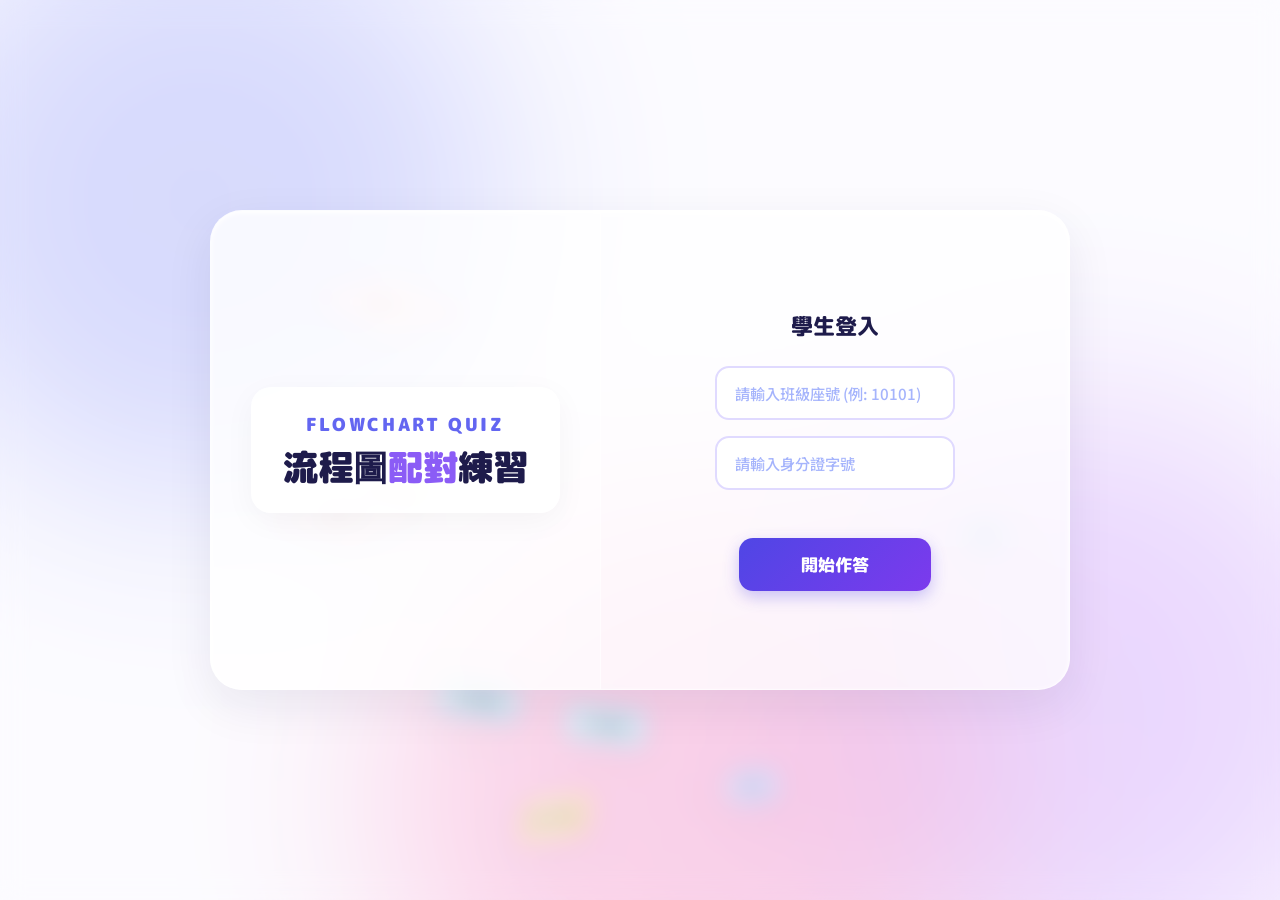
<file: index.html>
<!DOCTYPE html>
<html lang="zh-TW">
<head>
  <meta charset="UTF-8" />
  <meta name="viewport" content="width=device-width, initial-scale=1.0"/>
  <title>流程圖配對練習</title>
  <link rel="stylesheet" href="css/style.css" />
</head>
<body>

  <!-- =========================================
       1. LOGIN SCREEN
  ========================================== -->
  <div id="viewLogin">
    <div class="lp-bg" id="lpBg"></div>
    <div class="lp-blur"></div>
    <div class="lp-card">
      <div class="lp-left" id="lpLeft">
        <div class="lp-txt">
          <div class="lp-title-en">Flowchart Quiz</div>
          <div class="lp-title-zh">流程圖<span>配對</span>練習</div>
        </div>
      </div>
      <div class="lp-right">
        <div class="lp-form-title">學生登入</div>
        <div class="lp-form">
          <input type="text" id="loginId" class="lp-input" placeholder="請輸入班級座號 (例: 10101)" autocomplete="off" />
          <input type="password" id="loginPw" class="lp-input" placeholder="請輸入身分證字號" />
          <div class="lp-error" id="loginError"></div>
          <button class="lp-btn" id="btnLogin" onclick="doLogin()">開始作答</button>
        </div>
      </div>
    </div>
  </div>

  <!-- =========================================
       2. APP SCREEN
  ========================================== -->
  <div id="viewQuiz">
    <!-- Top bar -->
    <div class="tb">
      <div class="tb-brand">📊 流程圖配對練習</div>
      <div class="tb-sep"></div>
      <div class="tb-qid" id="tbQid">📋 載入中...</div>
      <!-- Timer -->
      <div class="tb-timer" id="tbTimer">⏱ 05:00</div>
      <!-- Score -->
      <div class="tb-score">✅ <span id="tbScoreNum">0</span> / <span id="tbScoreTotal">0</span></div>
      <div class="tb-sep"></div>
      
      <div style="display:flex; gap:10px;">
        <button class="btn" id="btnRestart" style="background:#fee2e2;color:#b91c1c;" onclick="restartQuiz()">🔄 重新作答</button>
        <button class="btn btn-ok" id="btnConfirm" onclick="confirmAnswer()" disabled>確認答案</button>
      </div>
      
      <div style="margin-left: auto; display: flex; align-items: center; gap: 10px;">
        <button class="btn btn-sub" id="btnSubmit" onclick="submitScore()">📤 提交成績</button>
        <div class="tb-user" id="tbUser">尚未登入</div>
        <button class="btn" id="btnLogout" onclick="logout()" style="background: rgba(255,255,255,0.2); border: 1px solid rgba(255,255,255,0.4); color: #fff;">登出</button>
      </div>
    </div>

    <!-- Body Layout -->
    <div class="body">
      
      <!-- ① 題目欄 -->
      <div class="col-q">
        <div class="zh"><div class="zh-dot"></div>題目說明</div>
        <div class="q-body">
          <div class="q-title" id="qTitle">載入中...</div>
          <div class="q-desc" id="qDesc"></div>
          <div class="q-task-hd">提示：</div>
          <div class="q-hint" style="margin-top:0;">⬅ 從右側積木欄拖曳到中間作答區</div>
        </div>
      </div>

      <!-- ② 積木欄 -->
      <div class="col-b">
        <div class="zh"><div class="zh-dot"></div>積木</div>
        <div class="blk-list" id="blockList">
          <!-- Populated by JS -->
        </div>
      </div>

      <!-- ③ 作答區 -->
      <div class="col-ans">
        <div class="zh" style="background:#eae6f8;justify-content:space-between;">
          <div style="display:flex;align-items:center;gap:4px;"><div class="zh-dot"></div>作答區</div>
          <span style="font-size:0.62rem;color:#7c3aed;font-weight:700;letter-spacing:0;">拖曳左側積木至正確格子</span>
        </div>
        <div class="flow-area">
            <div class="q-flow-area" id="flowCol" style="position: relative; width: 100%; min-height: 800px; overflow-y: auto;">
              <svg id="canvasLines" width="100%" height="100%" style="position: absolute; top:0; left:0; pointer-events: none;"></svg>
              <!-- JS 會將 Drop Zones 渲染在這裡 -->
            </div>
        </div>
      </div>

    </div>
  </div>

  <!-- =========================================
       3. SUBMIT SUCCESS MODAL (FINAL SCREEN)
  ========================================== -->
  <div id="submitModal" style="display:none; position:fixed; inset:0; background:#e8e5f5; z-index:9999; flex-direction:column; align-items:center; justify-content:center;">
    <div class="modal-box" style="background:#fff; border-radius:24px; padding:40px 50px; text-align:center; box-shadow:0 10px 40px rgba(0,0,0,0.1);">
      <div style="font-size:4.5rem;margin-bottom:15px;">🎉</div>
      <div style="font-family:'M PLUS Rounded 1c',sans-serif;font-size:1.6rem;font-weight:900;color:#4f46e5;margin-bottom:12px;">恭喜你完成測驗！</div>
      <div style="font-size:1rem;color:#4b5563;margin-bottom:30px;line-height:1.6;" id="submitMsg">
        太棒了，<span id="modName" style="color:#111827;font-weight:800;">王小明</span>！<br>
        你這次花費了 <span style="font-weight:900;color:#059669;" id="modTime">02:15</span><br>
        總共答對了 <span style="font-weight:900;color:#059669;" id="modScore">2/7</span> 題。
      </div>
      <button onclick="location.reload()" style="background:#4f46e5;color:#fff;border:none;border-radius:99px;padding:12px 32px;font-size:1rem;font-weight:800;cursor:pointer;box-shadow:0 4px 12px rgba(79,70,229,0.3);transition:0.2s;">重新登入其他帳號</button>
    </div>
  </div>

  <script src="js/student.js"></script>
  <!-- Force rebuild GitHub Pages -->
</body>
</html>
</file>
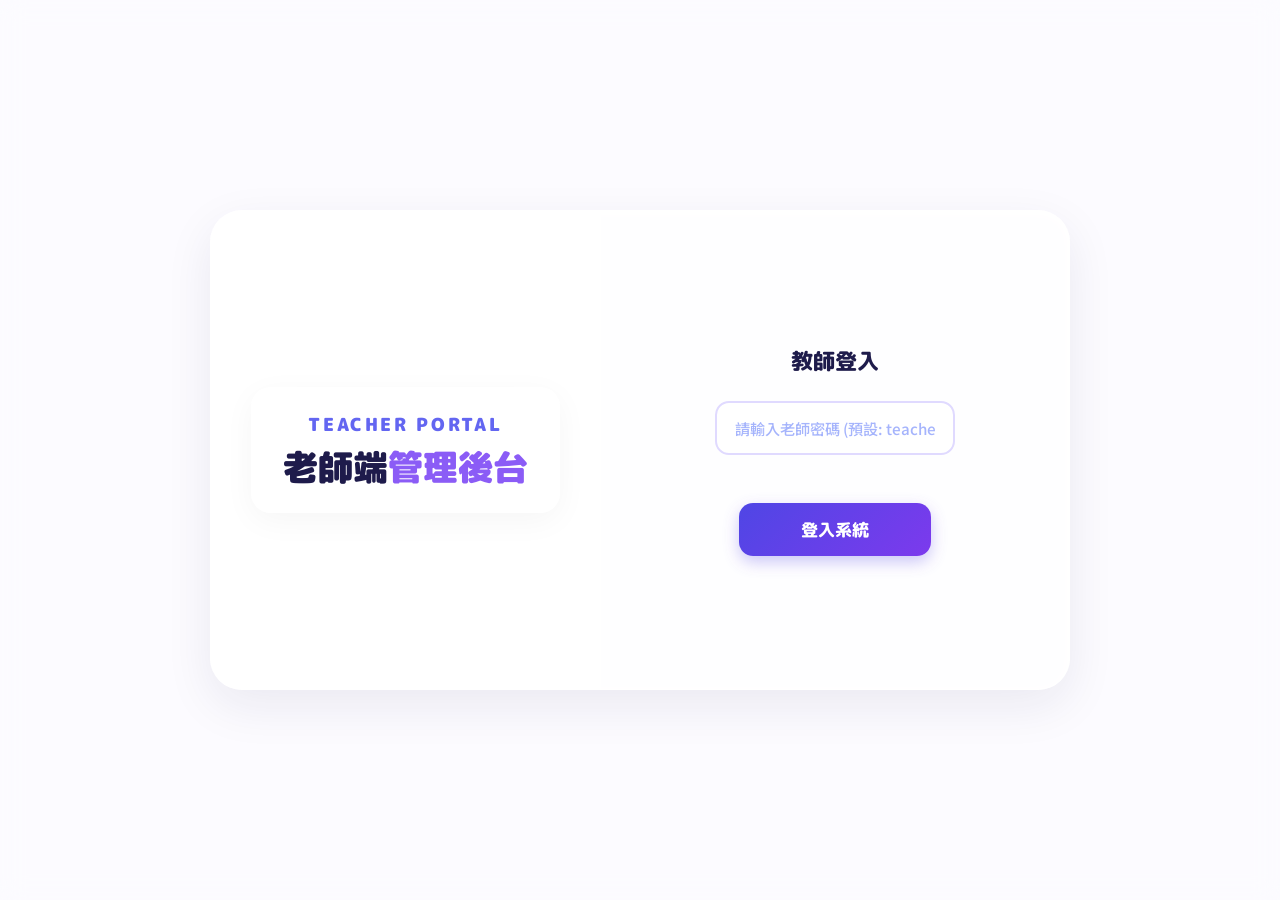
<file: teacher.html>
<!DOCTYPE html>
<html lang="zh-TW">
<head>
  <meta charset="UTF-8">
  <meta name="viewport" content="width=device-width, initial-scale=1.0">
  <title>老師端管理介面 — 流程圖配對練習</title>
  <link href="https://fonts.googleapis.com/css2?family=M+PLUS+Rounded+1c:wght@700;800;900&family=Noto+Sans+TC:wght@400;700;900&display=swap" rel="stylesheet">
  <link rel="stylesheet" href="css/style.css" />
  <style>
    /* ── Teacher-specific styles ── */
    .t-layout { display: flex; height: calc(100vh - 52px); overflow: hidden; background: #f9f8ff; }
    
    /* Sidebar */
    .t-sidebar { width: 220px; background: #fff; border-right: 2px solid #ddd8f8; padding: 20px 12px; display: flex; flex-direction: column; gap: 8px; flex-shrink: 0; }
    .t-nav-btn { display: flex; align-items: center; gap: 10px; padding: 12px 14px; border-radius: 12px; border: none; background: transparent; cursor: pointer; font-size: 0.9rem; font-weight: 700; color: #6b7280; text-align: left; transition: all 0.2s; font-family: 'Noto Sans TC', sans-serif; }
    .t-nav-btn:hover { background: #f3f4f6; color: #4f46e5; }
    .t-nav-btn.active { background: #ede9fe; color: #4f46e5; }
    .t-nav-icon { font-size: 1.2rem; }
    
    /* Content Area */
    .t-content { flex: 1; padding: 24px 32px; overflow-y: auto; }
    .t-section { display: none; }
    .t-section.active { display: block; }
    
    /* Cards & Tables */
    .card { background: #fff; border-radius: 20px; padding: 24px; box-shadow: 0 4px 20px rgba(30,27,75,0.05); border: 1px solid #e0daff; margin-bottom: 24px; }
    .card-title { font-family: 'M PLUS Rounded 1c', sans-serif; font-size: 1.4rem; font-weight: 800; color: #1e1b4b; margin-bottom: 20px; display: flex; align-items: center; justify-content: space-between; }
    
    table { width: 100%; border-collapse: collapse; margin-top: 10px; }
    th { background: #f3f4f6; color: #4b5563; font-weight: 800; padding: 12px 16px; text-align: left; font-size: 0.85rem; }
    th:first-child { border-radius: 12px 0 0 12px; }
    th:last-child { border-radius: 0 12px 12px 0; }
    td { padding: 16px; border-bottom: 1px solid #e5e7eb; color: #1f2937; font-size: 0.9rem; font-weight: 700; }
    tr:last-child td { border-bottom: none; }
    
    /* Builder Canvas */
    .toolbar { display: flex; gap: 8px; margin-bottom: 16px; background: #f0ebff; padding: 12px; border-radius: 16px; border: 1px solid #ddd8f8; align-items: center; flex-wrap: wrap; }
    .tool-btn { padding: 6px 12px; border-radius: 8px; border: none; font-size: 0.75rem; font-weight: 700; cursor: pointer; display: flex; align-items: center; gap: 6px; font-family: 'M PLUS Rounded 1c', sans-serif; transition: transform 0.1s; }
    .tool-btn:hover { transform: translateY(-2px); filter: brightness(0.95); }
    .tb-o { background: #eef2ff; color: #3730a3; border: 2px solid #6366f1; border-radius: 99px; }
    .tb-r { background: #f0f9ff; color: #0c4a6e; border: 2px solid #0ea5e9; }
    .tb-p { background: #fffbeb; color: #78350f; border: 2px solid #f59e0b; }
    .tb-d { background: #fdf2f8; color: #831843; border: 2px solid #ec4899; }
    .tb-link { background: #1f2937; color: #fff; }
    .tb-link.active { background: #ec4899; box-shadow: 0 0 0 4px #fbcfe8; }
    
    #builderWrap { position: relative; width: 100%; min-height: 500px; height: 600px; border: 2px dashed #c4b5fd; border-radius: 16px; background: #fdfcff; overflow-x: hidden; overflow-y: auto; background-image: radial-gradient(#e0daff 1px, transparent 1px); background-size: 20px 20px; }
    #canvasLines { position: absolute; inset: 0; pointer-events: none; z-index: 1; min-height: 1200px; }
    #canvasNodes { position: absolute; inset: 0; z-index: 2; min-height: 1200px; }
    
    .node { position: absolute; cursor: move; user-select: none; display: flex; flex-direction: column; align-items: center; }
    .node-shape { display: flex; align-items: center; justify-content: center; position: relative; }
    .node-input { position: absolute; width: 80%; background: transparent; border: none; text-align: center; font-family: 'M PLUS Rounded 1c', sans-serif; font-size: 0.85rem; font-weight: 800; z-index: 2; outline: none; }
    .node-input::placeholder { color: rgba(0,0,0,0.3); }
    
    .ns-o { width: 140px; height: 44px; border-radius: 99px; border: 2.5px solid #6366f1; background: #eef2ff; }
    .ns-r { width: 140px; height: 44px; border-radius: 8px; border: 2.5px solid #0ea5e9; background: #f0f9ff; }
    .ns-p { width: 152px; height: 44px; position: relative; }
    .ns-p-bg { position: absolute; inset: 0 6px; border: 2.5px solid #f59e0b; border-radius: 3px; transform: skewX(-16deg); background: #fffbeb; }
    .ns-d { width: 160px; height: 66px; position: relative; }
    .ns-d svg { position: absolute; inset: 0; width: 100%; height: 100%; }
    
    .node-id { display: none; }
    .node-del { position: absolute; top: -10px; right: -10px; width: 22px; height: 22px; background: #ef4444; color: #fff; border-radius: 50%; font-size: 0.8rem; font-weight: 900; display: none; align-items: center; justify-content: center; cursor: pointer; border: 2px solid #fff; z-index: 10; }
    .node:hover .node-del { display: flex; }
    .node.connecting { border-radius: 8px; box-shadow: 0 0 0 4px #ec4899; }
    
    /* Sub-tabs */
    .mode-tabs { display: flex; gap: 8px; margin-bottom: 20px; border-bottom: 2px solid #e5e7eb; padding-bottom: 10px; }
    .mode-tab { padding: 8px 16px; border-radius: 10px; border: none; font-size: 0.85rem; font-weight: 800; cursor: pointer; background: transparent; color: #6b7280; }
    .mode-tab.active { background: #4f46e5; color: #fff; }
    .mode-panel { display: none; }
    .mode-panel.active { display: block; }

    /* Switch toggle */
    .switch { position: relative; display: inline-block; width: 44px; height: 24px; }
    .switch input { opacity: 0; width: 0; height: 0; }
    .slider { position: absolute; cursor: pointer; inset: 0; background-color: #ccc; transition: .4s; border-radius: 24px; }
    .slider:before { position: absolute; content: ""; height: 18px; width: 18px; left: 3px; bottom: 3px; background-color: white; transition: .4s; border-radius: 50%; }
    input:checked + .slider { background-color: #10b981; }
    input:checked + .slider:before { transform: translateX(20px); }
    
    /* Input fields */
    .form-input { padding: 10px 14px; border: 2px solid #e0daff; border-radius: 10px; font-weight: 700; outline: none; width: 100%; max-width: 300px; font-family: 'Noto Sans TC'; }
    .form-input:focus { border-color: #6366f1; }
  </style>
</head>
<body>

  <!-- ====================
       LOGIN OVERLAY
  ===================== -->
  <div id="viewLogin">
    <div class="lp-bg"></div>
    <div class="lp-blur"></div>
    <div class="lp-card">
      <div class="lp-left">
        <div class="lp-txt">
          <div class="lp-title-en">TEACHER PORTAL</div>
          <div class="lp-title-zh">老師端<span>管理後台</span></div>
        </div>
      </div>
      <div class="lp-right">
        <div class="lp-form-title">教師登入</div>
        <div class="lp-form">
          <input type="password" id="loginPw" class="lp-input" placeholder="請輸入老師密碼 (預設: teacher123)" />
          <div class="lp-error" id="loginError"></div>
          <button class="lp-btn" id="btnLogin" onclick="doTeacherLogin()">登入系統</button>
        </div>
      </div>
    </div>
  </div>

  <!-- ====================
       TOP BAR
  ===================== -->
  <div class="tb">
    <div class="tb-brand">👨‍🏫 老師端管理介面</div>
    <div class="tb-sep"></div>
    <div class="tb-role" style="border:none;background:transparent;font-family:'Noto Sans TC';">流程圖配對練習系統</div>
    <div class="tb-user" style="cursor:pointer;" onclick="logout()">🚪 登出系統</div>
  </div>

  <!-- ====================
       LAYOUT
  ===================== -->
  <div class="t-layout">
    
    <!-- Sidebar -->
    <div class="t-sidebar">
      <button class="t-nav-btn active" onclick="switchSection('secQuestions', this)"><span class="t-nav-icon">🧩</span> 題庫管理</button>
      <button class="t-nav-btn" onclick="switchSection('secAddQuestion', this)"><span class="t-nav-icon">✨</span> 新增題目</button>
      <button class="t-nav-btn" onclick="switchSection('secScores', this)"><span class="t-nav-icon">📊</span> 學生總成績</button>
      <button class="t-nav-btn" onclick="switchSection('secLeaderboard', this)"><span class="t-nav-icon">🏆</span> 競賽排行榜</button>
    </div>

    <!-- Content -->
    <div class="t-content">
      
      <!-- SECTION 1: 題庫管理 -->
      <div id="secQuestions" class="t-section active">
        <div class="card">
          <div class="card-title">題庫列表 <button class="btn btn-sub" style="display:inline-block;" onclick="switchSection('secAddQuestion', document.querySelectorAll('.t-nav-btn')[1])">+ 新增題目</button></div>
          <table>
            <thead>
              <tr>
                <th>題目 ID</th>
                <th>題目標題</th>
                <th>狀態開關</th>
                <th>學生測驗連結</th>
                <th>操作</th>
              </tr>
            </thead>
            <tbody id="questionTbody">
              <tr><td colspan="5">載入中...</td></tr>
            </tbody>
          </table>
        </div>
      </div>

      <!-- SECTION 2: 新增/編輯題目 -->
      <div id="secAddQuestion" class="t-section">
        <div class="card">
          <div class="card-title" id="editorTitle">✨ 新增題目</div>
          
          <div style="display:flex; gap:20px; margin-bottom:20px; align-items:center;">
            <div>
              <label style="font-size:0.85rem;font-weight:700;color:#4b5563;">題目 ID：</label>
              <input type="text" id="eqId" class="form-input" style="max-width:120px;" placeholder="例: Q001">
            </div>
            <div>
              <label style="font-size:0.85rem;font-weight:700;color:#4b5563;">題目標題：</label>
              <input type="text" id="eqTitle" class="form-input" placeholder="例: 泡茶流程">
            </div>
            <div>
              <label style="font-size:0.85rem;font-weight:700;color:#4b5563;">倒數計時 (秒)：</label>
              <input type="number" id="eqTime" class="form-input" style="max-width:100px;" value="300">
            </div>
          </div>
          <div style="margin-bottom:20px;">
            <label style="font-size:0.85rem;font-weight:700;color:#4b5563;display:block;margin-bottom:4px;">題目說明 (選填)：</label>
            <textarea id="eqDesc" class="form-input" style="width:100%; height:60px; resize:vertical;" placeholder="例如：請根據左側積木的邏輯，將它們拖曳到正確的格子中..."></textarea>
          </div>

          <div class="mode-tabs">
            <button class="mode-tab" onclick="switchMode('modeAi', this)">🤖 AI 圖片辨識匯入</button>
            <button class="mode-tab active" onclick="switchMode('modeVisual', this)">🎨 視覺化編輯器</button>
            <button class="mode-tab" onclick="switchMode('modeJson', this)">⚙️ JSON 進階編輯</button>
          </div>

          <!-- Mode AI -->
          <div id="modeAi" class="mode-panel">
            <div style="padding:20px; background:#f9fafb; border-radius:12px; border:2px dashed #d1d5db; text-align:center;">
              <p style="font-weight:700; color:#6b7280; margin-bottom:10px;">上傳流程圖圖片，讓 AI 自動幫你建立題目與積木</p>
              <input type="file" id="aiImage" accept="image/*" style="margin-bottom:10px;"><br>
              <button class="btn btn-sub" style="display:inline-block;" onclick="uploadAiImage()">✨ 開始 AI 辨識</button>
              <p id="aiStatus" style="color:#4f46e5; font-weight:700; margin-top:10px;"></p>
            </div>
          </div>

          <!-- Mode Visual Builder -->
          <div id="modeVisual" class="mode-panel active">
            <div class="toolbar">
              <span style="font-size:0.8rem; font-weight:800; color:#6366f1;">加入積木：</span>
              <button class="tool-btn tb-o" onclick="addNode('oval')">橢圓形 (開始/結束)</button>
              <button class="tool-btn tb-r" onclick="addNode('rect')">矩形 (處理)</button>
              <button class="tool-btn tb-p" onclick="addNode('parallelogram')">平行四邊形 (輸入/輸出)</button>
              <button class="tool-btn tb-d" onclick="addNode('diamond')">菱形 (判斷)</button>
              
              <div style="width:1px; height:20px; background:#ddd8f8; margin:0 8px;"></div>
              
              <button class="tool-btn tb-link" id="btnConnect" onclick="toggleConnectMode()">🔗 連線模式</button>
              <button class="tool-btn" style="background:#ef4444;color:white;" onclick="clearCanvas()">🗑️ 清空</button>
            </div>

            <div id="builderWrap">
              <svg id="canvasLines" width="100%" height="100%"></svg>
              <div id="canvasNodes"></div>
            </div>
          </div>

          <!-- Mode JSON -->
          <div id="modeJson" class="mode-panel">
            <p style="font-size:0.8rem;color:#ef4444;font-weight:700;margin-bottom:10px;">警告：直接修改 JSON 可能導致題目損毀，進階使用者專用。</p>
            <textarea id="jsonEditor" style="width:100%; height:300px; font-family:monospace; padding:10px; border-radius:8px; border:1px solid #d1d5db;"></textarea>
          </div>
          
          <div style="margin-top:20px; text-align:right;">
            <button class="btn btn-sub" style="display:inline-block; font-size:1rem; padding:10px 24px;" onclick="saveQuestion()">💾 儲存題目</button>
          </div>
        </div>
      </div>

      <!-- SECTION 3: 學生總成績 -->
      <div id="secScores" class="t-section">
        <div class="card">
          <div class="card-title">📊 學生總成績
            <select id="scoreFilterClass" class="form-input" style="max-width:150px; font-size:0.85rem;" onchange="loadScores()">
              <option value="">所有班級</option>
            </select>
            <select id="scoreFilterQid" class="form-input" style="max-width:200px; font-size:0.85rem;" onchange="loadScores()">
              <option value="">所有題目</option>
            </select>
          </div>
          <table>
            <thead>
              <tr>
                <th>送出時間</th>
                <th>班級</th>
                <th>座號</th>
                <th>姓名</th>
                <th>題目 ID</th>
                <th>正確率 (分數)</th>
                <th>答對 / 總題數</th>
                <th>花費時間</th>
                <th>確認次數</th>
                <th>重作次數</th>
              </tr>
            </thead>
            <tbody id="scoreTbody">
              <tr><td colspan="10">載入中...</td></tr>
            </tbody>
          </table>
        </div>
      </div>

      <!-- SECTION 4: 競賽排行榜 -->
      <div id="secLeaderboard" class="t-section">
        <div class="card">
          <div class="card-title">🏆 競賽排行榜
            <select id="lbFilterClass" class="form-input" style="max-width:150px; font-size:0.85rem;" onchange="loadLeaderboard()">
              <option value="">所有班級</option>
            </select>
            <select id="lbFilterQid" class="form-input" style="max-width:200px; font-size:0.85rem;" onchange="loadLeaderboard()">
              <option value="">選擇題目 (必選)</option>
            </select>
            <select id="lbSortType" class="form-input" style="max-width:150px; font-size:0.85rem;" onchange="loadLeaderboard()">
              <option value="time">作答速度 (由快到慢)</option>
              <option value="submit">送出先後 (最早送出)</option>
            </select>
          </div>
          <p id="lbDesc" style="font-size:0.85rem; color:#6b7280; margin-bottom:15px;">※ 僅列出 100 分的學生，目前的排序方式：作答速度。</p>
          <table>
            <thead>
              <tr>
                <th>名次</th>
                <th>班級</th>
                <th>姓名 (座號)</th>
                <th>作答時間</th>
                <th>完成時間點</th>
              </tr>
            </thead>
            <tbody id="lbTbody">
              <tr><td colspan="5">請先選擇上方題目</td></tr>
            </tbody>
          </table>
        </div>
      </div>

    </div>
  </div>

  <script src="js/teacher.js"></script>
</body>
</html>
</file>
<file: css/style.css>
@import url('https://fonts.googleapis.com/css2?family=M+PLUS+Rounded+1c:wght@700;800;900&family=Noto+Sans+TC:wght@400;700;900&display=swap');

* { box-sizing: border-box; margin: 0; padding: 0; }
html, body { height: 100%; overflow: hidden; }
body {
  font-family: 'Noto Sans TC', sans-serif;
  background: #1e1b4b; /* Default bg, login handles its own */
  display: flex;
  flex-direction: column;
}

/* =========================================
   1. LOGIN SCREEN
========================================= */
#viewLogin {
  position: absolute; inset: 0;
  display: flex; align-items: center; justify-content: center;
  z-index: 999;
  background: #fff;
}
.lp-bg { position: absolute; inset: 0; background: #faf9ff; overflow: hidden; }
.lp-shape { position: absolute; filter: drop-shadow(0 12px 24px rgba(0,0,0,0.06)); transform-origin: center center; }
.lp-arrow { position: absolute; display: flex; align-items: center; justify-content: center; filter: drop-shadow(0 4px 8px rgba(0,0,0,0.05)); }
.lp-arrow-svg { opacity: 0.7; }
.lp-blur { position: absolute; inset: 0; background: rgba(255, 255, 255, 0.4); backdrop-filter: blur(12px); -webkit-backdrop-filter: blur(12px); pointer-events: none; }
.lp-card {
  position: relative; z-index: 10;
  display: flex; width: 100%; max-width: 860px; height: 480px;
  background: rgba(255, 255, 255, 0.75); border-radius: 32px;
  box-shadow: 0 16px 48px rgba(30, 27, 75, 0.08), inset 0 2px 4px rgba(255, 255, 255, 1);
  overflow: hidden; border: 1px solid rgba(255, 255, 255, 0.6);
  margin: 20px;
}
.lp-left { flex: 1; position: relative; overflow: hidden; background: rgba(255,255,255,0.3); border-right: 1px solid rgba(255,255,255,0.5); display: flex; align-items: center; justify-content: center; }
.lp-right { flex: 1; display: flex; flex-direction: column; align-items: center; justify-content: center; padding: 40px; }
.lp-txt {
  position: relative; z-index: 2; padding: 24px 32px;
  background: rgba(255, 255, 255, 0.85);
  border-radius: 20px; text-align: center;
  box-shadow: 0 8px 32px rgba(0,0,0,0.04);
}
.lp-title-en { font-family: 'M PLUS Rounded 1c', sans-serif; font-size: 1.1rem; font-weight: 900; color: #6366f1; letter-spacing: 0.15em; text-transform: uppercase; margin-bottom: 8px; }
.lp-title-zh { font-family: 'M PLUS Rounded 1c', sans-serif; font-size: 2.2rem; font-weight: 900; color: #1e1b4b; line-height: 1.2; }
.lp-title-zh span { color: #8b5cf6; }
.lp-form-title { font-family: 'M PLUS Rounded 1c', sans-serif; font-size: 1.4rem; font-weight: 800; color: #1e1b4b; margin-bottom: 24px; text-align: center; }
.lp-form { width: 100%; max-width: 240px; display: flex; flex-direction: column; gap: 16px; }
.lp-input {
  width: 100%; padding: 14px 18px;
  background: #fff; border: 2px solid #e0daff; border-radius: 14px;
  font-family: 'Noto Sans TC', sans-serif; font-size: 0.95rem; font-weight: 700; color: #1e1b4b;
  outline: none; transition: all 0.2s;
}
.lp-input:focus { border-color: #6366f1; box-shadow: 0 0 0 4px rgba(99, 102, 241, 0.15); }
.lp-input::placeholder { color: #a5b4fc; font-weight: 500; }
.lp-btn {
  width: 80%; margin: 8px auto 0; padding: 14px;
  background: linear-gradient(135deg, #4f46e5, #7c3aed);
  color: #fff; border: none; border-radius: 14px;
  font-family: 'M PLUS Rounded 1c', sans-serif; font-size: 1.05rem; font-weight: 800;
  cursor: pointer; box-shadow: 0 6px 16px rgba(79, 70, 229, 0.3);
  transition: all 0.2s; position: relative; overflow: hidden;
}
.lp-btn:hover { transform: translateY(-2px); box-shadow: 0 8px 24px rgba(79, 70, 229, 0.4); }
.lp-btn:active { transform: translateY(0); }
.lp-error {
  color: #ef4444; font-size: 0.8rem; font-weight: 700; text-align: center;
  margin-top: -8px; min-height: 16px;
}
.loading-dots { display: inline-block; }
.loading-dots::after {
  content: '...'; animation: dots 1.5s steps(4, end) infinite;
  display: inline-block; width: 1.2em; text-align: left;
}
@keyframes dots { 0%, 20% { content: '.'; } 40% { content: '..'; } 60%, 100% { content: '...'; } }

/* =========================================
   2. APP SCREEN (3 ZONES)
========================================= */
#viewQuiz {
  display: none; /* hidden initially */
  flex-direction: column;
  height: 100vh;
  background: #e8e5f5;
  cursor: crosshair;
}

/* Top bar */
.tb {
  height: 52px; flex-shrink: 0; cursor: default;
  background: linear-gradient(90deg, #4f46e5, #7c3aed);
  display: flex; align-items: center; padding: 0 16px; gap: 10px;
  box-shadow: 0 2px 8px rgba(79, 70, 229, 0.3);
}
.tb-brand { font-family: 'M PLUS Rounded 1c', sans-serif; font-size: 0.88rem; font-weight: 800; color: #fff; }
.tb-sep { width: 1px; height: 22px; background: rgba(255,255,255,0.25); margin: 0 4px; }
.tb-qid {
  background: rgba(255,255,255,0.2); border: 1px solid rgba(255,255,255,0.3);
  border-radius: 14px; padding: 3px 12px;
  font-family: 'M PLUS Rounded 1c', sans-serif; font-size: 0.72rem; font-weight: 800; color: #fff;
}
.tb-timer {
  background: rgba(255,255,255,0.18); border: 1px solid rgba(255,255,255,0.32);
  border-radius: 14px; padding: 3px 12px;
  font-family: 'M PLUS Rounded 1c', sans-serif; font-size: 0.76rem; font-weight: 800; color: #fff;
  letter-spacing: 0.04em; transition: background 0.5s; min-width: 70px; text-align: center;
}
.tb-score {
  background: rgba(255,255,255,0.18); border: 1px solid rgba(255,255,255,0.28);
  border-radius: 14px; padding: 3px 12px;
  font-family: 'M PLUS Rounded 1c', sans-serif; font-size: 0.72rem; font-weight: 800; color: #fff;
}
.tb-user { background: #fff; border-radius: 14px; padding: 3px 12px; font-size: 0.68rem; font-weight: 700; color: #4f46e5; }
.btn { border: none; border-radius: 9px; padding: 6px 16px; font-size: 0.76rem; font-weight: 800; font-family: 'M PLUS Rounded 1c', sans-serif; color: #fff; cursor: pointer; }
.btn-ok { background: rgba(255,255,255,0.22); border: 1px solid rgba(255,255,255,0.4); }
.btn-ok:hover:not(:disabled) { background: rgba(255,255,255,0.32); }
.btn-ok:disabled { opacity: 0.5; cursor: not-allowed; }
.btn-sub { background: linear-gradient(135deg, #059669, #10b981); box-shadow: 0 2px 8px rgba(5, 150, 105, 0.4); display: none; }
.btn-sub:hover { background: linear-gradient(135deg, #047857, #059669); }

/* Body */
.body { flex: 1; display: flex; overflow: hidden; min-height: 0; background: #eae6f8; }

/* Zone headers */
.zh {
  font-family: 'M PLUS Rounded 1c', sans-serif; font-size: 0.58rem; font-weight: 800;
  letter-spacing: 0.1em; text-transform: uppercase; color: #a78bfa;
  display: flex; align-items: center; gap: 4px; padding: 8px 10px 6px;
  border-bottom: 1px solid rgba(167, 139, 250, 0.2); flex-shrink: 0; cursor: default;
}
.zh-dot { width: 5px; height: 5px; border-radius: 50%; background: #a78bfa; }

/* ── 題目欄 ── */
.col-q { width: 22%; min-width: 240px; max-width: 400px; flex-shrink: 0; display: flex; flex-direction: column; background: #fff; border-right: 2px solid #ddd8f8; cursor: default; }
.q-body { padding: 12px 14px; overflow-y: auto; flex: 1; }
.q-title { font-family: 'M PLUS Rounded 1c', sans-serif; font-size: 1rem; font-weight: 900; color: #1e1b4b; margin-bottom: 10px; line-height: 1.3; }
.q-desc { font-size: 0.85rem; color: #4b5563; line-height: 1.6; margin-bottom: 16px; background: #fdfde9; padding: 12px; border-radius: 8px; border-left: 4px solid #fde047; }
.q-task-hd { font-family: 'M PLUS Rounded 1c', sans-serif; font-size: 0.72rem; font-weight: 800; color: #4f46e5; margin-bottom: 4px; }
.q-tasks { padding-left: 14px; }
.q-tasks li { font-size: 0.72rem; color: #374151; line-height: 1.9; }
.q-hint { margin-top: 8px; background: #ede9fe; border-radius: 7px; padding: 6px 10px; font-size: 0.72rem; color: #5b21b6; font-weight: 700; line-height: 1.4; }

/* ── 積木欄 ── */
.col-b { width: 18%; min-width: 170px; max-width: 300px; flex-shrink: 0; display: flex; flex-direction: column; background: #f0ebff; border-right: 2px solid #ddd8f8; overflow-y: auto; }
.blk-list { padding: 10px 10px; display: flex; flex-direction: column; gap: 10px; min-height: 100%; }

/* 積木共用 */
.blk-shape { transition: transform 0.12s, filter 0.12s; position: relative; user-select: none; cursor: grab; }
.blk-shape:hover:not(.used) { transform: translateY(-2px); filter: brightness(1.06); }
.blk-shape:active:not(.used) { cursor: grabbing; }
.blk-shape.used { opacity: 0.25; pointer-events: none; cursor: not-allowed; }
.blk-shape.dragging { opacity: 0.5; }

/* 積木內形狀 */
.bs-oval { height: 34px; border-radius: 99px; border: 2.5px solid #6366f1; background: linear-gradient(135deg, #eef2ff, #e0e7ff); display: flex; align-items: center; justify-content: center; font-family: 'M PLUS Rounded 1c', sans-serif; font-size: 0.76rem; font-weight: 800; color: #3730a3; padding: 0 10px; }
.bs-rect { height: 34px; border-radius: 6px; border: 2.5px solid #0ea5e9; background: linear-gradient(135deg, #f0f9ff, #e0f2fe); display: flex; align-items: center; justify-content: center; font-family: 'M PLUS Rounded 1c', sans-serif; font-size: 0.76rem; font-weight: 800; color: #0c4a6e; text-align: center; padding: 0 8px; }
.bs-para-wrap { height: 36px; position: relative; display: flex; align-items: center; justify-content: center; padding: 0 10px; }
.bs-para-bg { position: absolute; inset: 0 4px; border: 2.5px solid #f59e0b; border-radius: 2px; transform: skewX(-16deg); background: linear-gradient(135deg, #fffbeb, #fef3c7); }
.bs-para-txt { position: relative; z-index: 1; font-family: 'M PLUS Rounded 1c', sans-serif; font-size: 0.76rem; font-weight: 800; color: #78350f; white-space: nowrap; }
.bs-diam-wrap { height: 58px; position: relative; display: flex; align-items: center; justify-content: center; }
.bs-diam-wrap svg { position: absolute; top: 0; left: 0; width: 100%; height: 100%; pointer-events: none; }
.bs-diam-txt { position: relative; z-index: 1; font-family: 'M PLUS Rounded 1c', sans-serif; font-size: 0.72rem; font-weight: 800; color: #831843; white-space: nowrap; text-align: center; }

/* ── 作答區 ── */
.col-ans { flex: 1; display: flex; flex-direction: column; }
.flow-area { flex: 1; overflow-y: auto; background: #eae6f8; display: flex; justify-content: center; padding: 20px 8px 40px; }
.flow-col { display: flex; flex-direction: column; align-items: center; }

/* 已填節點 */
.fn-o { width: 150px; height: 40px; border-radius: 99px; border: 2.5px solid #6366f1; background: #eef2ff; display: flex; align-items: center; justify-content: center; font-family: 'M PLUS Rounded 1c', sans-serif; font-size: 0.8rem; font-weight: 800; color: #3730a3; position: relative; padding: 0 10px; text-align: center; cursor: grab; }
.fn-r { width: 150px; height: 40px; border-radius: 6px; border: 2.5px solid #0ea5e9; background: #f0f9ff; display: flex; align-items: center; justify-content: center; font-family: 'M PLUS Rounded 1c', sans-serif; font-size: 0.8rem; font-weight: 800; color: #0c4a6e; position: relative; padding: 0 10px; text-align: center; cursor: grab; }
.fn-p { width: 162px; height: 42px; position: relative; display: flex; align-items: center; justify-content: center; padding: 0 10px; text-align: center; cursor: grab; }
.fn-p-bg { position: absolute; inset: 1px 7px; border: 2.5px solid #f59e0b; border-radius: 2px; transform: skewX(-16deg); background: #fffbeb; }
.fn-p-txt { position: relative; z-index: 1; font-family: 'M PLUS Rounded 1c', sans-serif; font-size: 0.8rem; font-weight: 800; color: #78350f; white-space: nowrap; }
.fn-d { width: 166px; height: 66px; position: relative; display: flex; align-items: center; justify-content: center; cursor: grab; }
.fn-d svg { position: absolute; top: 0; left: 0; width: 100%; height: 100%; pointer-events: none; }
.fn-d-txt { position: relative; z-index: 1; font-family: 'M PLUS Rounded 1c', sans-serif; font-size: 0.78rem; font-weight: 800; color: #831843; white-space: nowrap; text-align: center; }

/* 放置區 */
.dz-o { width: 150px; height: 40px; border-radius: 99px; border: 2.5px dashed #a5b4fc; background: #f0f0ff; display: flex; align-items: center; justify-content: center; font-size: 0.72rem; font-weight: 700; color: #a5b4fc; position: relative; transition: all 0.2s; cursor: cell; }
.dz-r { width: 150px; height: 40px; border-radius: 6px; border: 2.5px dashed #7dd3fc; background: #f0faff; display: flex; align-items: center; justify-content: center; font-size: 0.72rem; font-weight: 700; color: #7dd3fc; position: relative; transition: all 0.2s; cursor: cell; }
.dz-p { width: 162px; height: 42px; position: relative; display: flex; align-items: center; justify-content: center; cursor: cell; }
.dz-p-bg { position: absolute; inset: 1px 7px; border: 2.5px dashed #fcd34d; border-radius: 2px; transform: skewX(-16deg); background: #fffef0; transition: all 0.2s; }
.dz-p-txt { position: relative; z-index: 1; font-size: 0.72rem; font-weight: 700; color: #fcd34d; }
.dz-d { width: 166px; height: 66px; position: relative; display: flex; align-items: center; justify-content: center; cursor: cell; }
.dz-d svg { position: absolute; top: 0; left: 0; transition: all 0.2s; width: 100%; height: 100%; pointer-events: none; }
.dz-d-txt { position: relative; z-index: 1; font-size: 0.72rem; font-weight: 700; color: #f9a8d4; }

/* 拖曳進入高亮 */
.dz-dragover { filter: brightness(0.95); transform: scale(1.02); }
.dz-dragover.dz-o, .dz-dragover.dz-r { border-color: #6366f1; background: #eef2ff; color: #4f46e5; border-style: solid; }
.dz-dragover .dz-p-bg { border-color: #f59e0b; background: #fffbeb; border-style: solid; }
.dz-dragover .dz-p-txt { color: #d97706; }
.dz-dragover svg polygon { stroke: #ec4899; fill: #fdf2f8; stroke-dasharray: 0; }
.dz-dragover .dz-d-txt { color: #db2777; }

/* 狀態 */
.sc { border-color: #10b981 !important; background: #f0fdf4 !important; color: #065f46 !important; border-style: solid !important; }
.sc polygon { stroke: #10b981 !important; fill: #f0fdf4 !important; }
.sc .fn-p-bg { border-color: #10b981 !important; background: #f0fdf4 !important; border-style: solid !important; }
.sw { border-color: #ef4444 !important; background: #fef2f2 !important; color: #991b1b !important; border-style: solid !important; }
.sw polygon { stroke: #ef4444 !important; fill: #fef2f2 !important; }
.sw .fn-p-bg { border-color: #ef4444 !important; background: #fef2f2 !important; border-style: solid !important; }
.sf { border-style: solid !important; }
.arr { width: 2px; height: 20px; background: #6366f1; margin: 2px auto; position: relative; flex-shrink: 0; }
.arr::after { content: ''; position: absolute; bottom: -5px; left: -3.5px; border-left: 4px solid transparent; border-right: 4px solid transparent; border-top: 6px solid #6366f1; }

/* 移除按鈕 */
.btn-remove {
  position: absolute; top: -8px; right: -8px; width: 22px; height: 22px;
  border-radius: 50%; background: #ef4444; color: #fff;
  font-size: 0.85rem; font-weight: 900; display: flex; align-items: center; justify-content: center;
  cursor: pointer; z-index: 10; border: 2px solid #fff; box-shadow: 0 2px 4px rgba(0,0,0,0.1);
  transition: transform 0.1s;
}
.btn-remove:hover { background: #dc2626; transform: scale(1.1); }

/* 🏆 Modal */
#submitModal {
  display: none; position: absolute; inset: 0;
  background: rgba(30, 27, 75, 0.8); backdrop-filter: blur(4px); -webkit-backdrop-filter: blur(4px);
  z-index: 1000; align-items: center; justify-content: center; font-family: 'Noto Sans TC', sans-serif;
}
.modal-box {
  background: #fff; border-radius: 24px; padding: 32px 40px; width: 340px; text-align: center;
  box-shadow: 0 10px 40px rgba(0,0,0,0.3);
  animation: popIn 0.4s cubic-bezier(0.175, 0.885, 0.32, 1.275) forwards;
}
@keyframes popIn { 0% { transform: scale(0.8); opacity: 0; } 100% { transform: scale(1); opacity: 1; } }

/* 重新作答按鈕 */
.btn-restart { background: #fee2e2; color: #b91c1c; }
.btn-restart:hover { background: #fecaca; }

/* 🟢 通用拖放區 (不提示形狀) */
.dz-generic {
  width: 150px; height: 44px; border-radius: 8px;
  border: 2.5px dashed #a5b4fc; background: #f8fafc;
  display: flex; align-items: center; justify-content: center;
  font-size: 0.8rem; font-weight: 700; color: #a5b4fc;
  transition: all 0.2s; cursor: cell;
  box-shadow: inset 0 2px 4px rgba(0,0,0,0.02);
}
.dz-generic:hover { border-color: #818cf8; background: #eff6ff; color: #818cf8; transform: scale(1.02); }
.dz-generic.dz-dragover { background: #e0e7ff; border-color: #4f46e5; color: #4f46e5; }

/* Utils */
.hidden { display: none !important; }
</file>
